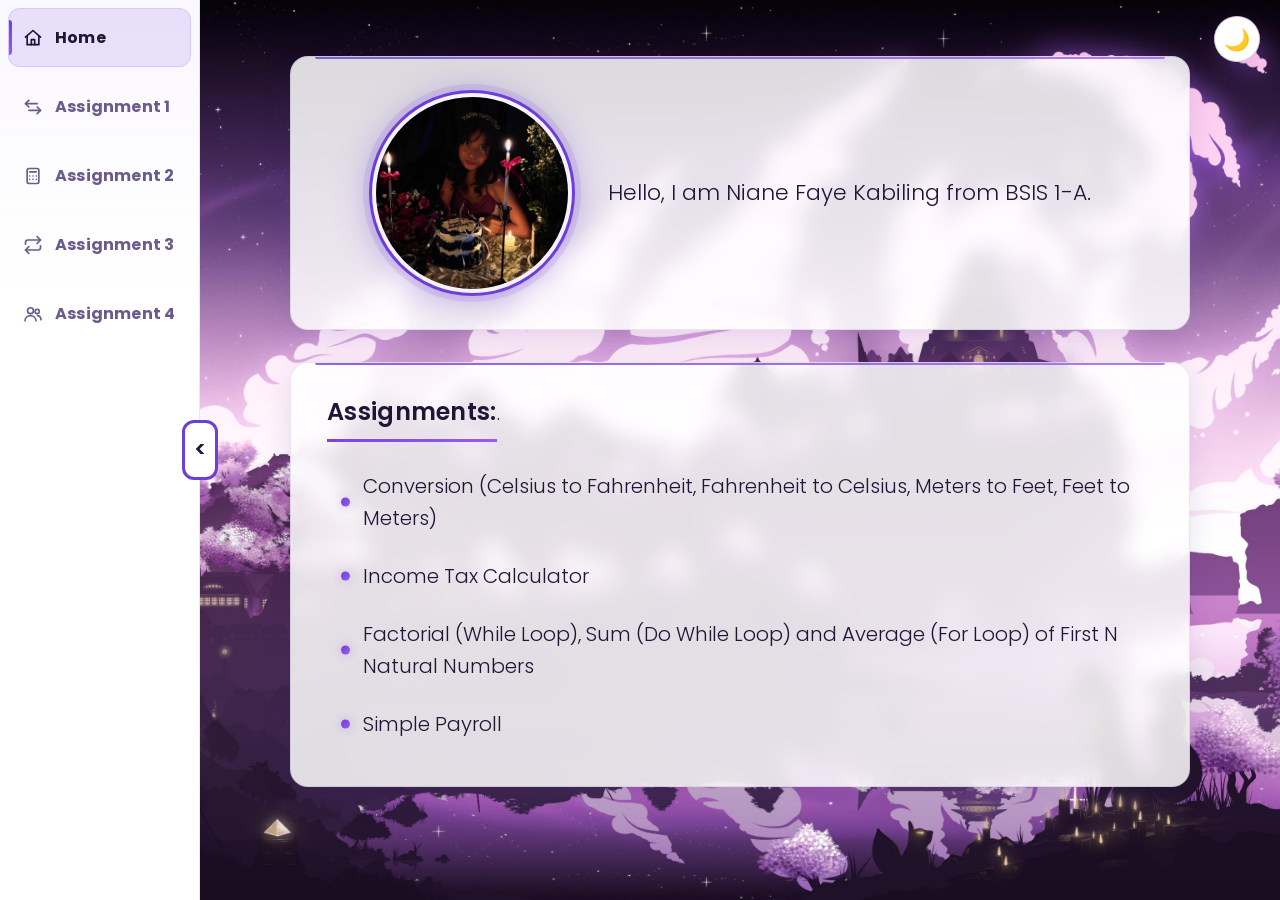
<file: index.html>
<!DOCTYPE html>
<html lang="en">
<head>
    <meta charset="UTF-8">
    <meta name="viewport" content="width=device-width, initial-scale=1">
    <title>Home</title>
    <link rel="icon" type="image/png" href="cookie.png">

    <link rel="preconnect" href="https://fonts.googleapis.com">
    <link rel="preconnect" href="https://fonts.gstatic.com" crossorigin>
    <link href="https://fonts.googleapis.com/css2?family=Poppins:wght@300;400;500;600;700&display=swap" rel="stylesheet">

    <!-- Shared design (colors, sidebar, cards, theme toggle) -->
    <link rel="stylesheet" href="Design.css">
    <script src="theme.js"></script>

    <style>
        /* ================= Collapsible sidebar (same on every page) ================= */
        .Home-Page {
            position: relative;
        }
        .Menu-Bar {
            width: 200px !important;
            padding: 8px !important;
            overflow: hidden !important;
            box-sizing: border-box !important;
            text-align: left !important;
            transition: width 0.3s, padding 0.3s, visibility 0s linear 0s;
        }
        .Home-Page.sidebar-closed .Menu-Bar {
            width: 0 !important;
            padding: 0 !important;
            visibility: hidden;
            transition: width 0.3s, padding 0.3s, visibility 0s linear 0.3s;
        }
        .Menu-bar-buttons {
            display: flex !important;
            flex-direction: column !important;
            align-items: stretch !important;
            justify-content: flex-start !important;
            gap: 10px !important;
            margin: 0 !important;
            width: 100% !important;
        }
        .Menu-bar-buttons button {
            font-size: 16px !important;
            padding: 16px 14px !important;
            width: 100% !important;
            height: auto !important;
            min-width: 0 !important;
            margin: 0 !important;
            box-sizing: border-box !important;
            text-align: left !important;
            white-space: nowrap;
        }

        /* Open / close arrow */
        .Sidebar-Toggle {
            position: absolute;
            top: 50%;
            left: 200px;
            transform: translate(-50%, -50%);
            z-index: 1000;
            width: 36px;
            height: 60px;
            font-family: "Poppins", sans-serif;
            font-size: 22px;
            font-weight: 600;
            line-height: 1;
            color: var(--text);
            background-color: var(--bg-menu);
            border: 3px solid var(--accent);
            border-radius: 12px;
            cursor: pointer;
            transition: left 0.3s, transform 0.3s, background-color 0.15s;
        }
        .Sidebar-Toggle:hover {
            background-color: var(--accent);
            color: var(--on-accent);
        }
        .Home-Page.sidebar-closed .Sidebar-Toggle {
            left: 0;
            transform: translate(0, -50%);
        }

        /* Menu icons */
        .Menu-bar-buttons button {
            display: flex !important;
            align-items: center !important;
            gap: 12px !important;
        }
        .Menu-Icon {
            width: 20px;
            height: 20px;
            flex-shrink: 0;
            fill: none;
            stroke: currentColor;
            stroke-width: 2;
            stroke-linecap: round;
            stroke-linejoin: round;
        }
    </style>
</head>
<body>

    <!-- Light / dark mode toggle -->
    <button class="Theme-Toggle" id="themeToggle" type="button">
        <span class="icon-sun">☀️</span>
        <span class="icon-moon">🌙</span>
    </button>

    <div class="Home-Page" id="homePage">

        <!-- Sidebar -->
        <nav class="Menu-Bar" id="menuBar">
            <div class="Menu-bar-buttons">
                <button type="button" class="active" onclick="location.href='index.html'">
                    <svg class="Menu-Icon" viewBox="0 0 24 24" aria-hidden="true"><path d="M3 11l9-8 9 8"/><path d="M5 10v10h14V10"/><path d="M10 20v-6h4v6"/></svg>
                    <b>Home</b>
                </button>
                <button type="button" onclick="location.href='A1.html'">
                    <svg class="Menu-Icon" viewBox="0 0 24 24" aria-hidden="true"><path d="M7 4L3 8l4 4"/><path d="M3 8h14"/><path d="M17 20l4-4-4-4"/><path d="M21 16H7"/></svg>
                    <b>Assignment 1</b>
                </button>
                <button type="button" onclick="location.href='A2.html'">
                    <svg class="Menu-Icon" viewBox="0 0 24 24" aria-hidden="true"><rect x="5" y="3" width="14" height="18" rx="2"/><path d="M8 7h8"/><path d="M8 12h.01M12 12h.01M16 12h.01M8 16h.01M12 16h.01M16 16h.01"/></svg>
                    <b>Assignment 2</b>
                </button>
                <button type="button" onclick="location.href='A3.html'">
                    <svg class="Menu-Icon" viewBox="0 0 24 24" aria-hidden="true"><path d="M17 2l4 4-4 4"/><path d="M3 11V9a3 3 0 0 1 3-3h15"/><path d="M7 22l-4-4 4-4"/><path d="M21 13v2a3 3 0 0 1-3 3H3"/></svg>
                    <b>Assignment 3</b>
                </button>
                <button type="button" onclick="location.href='A4.html'">
                    <svg class="Menu-Icon" viewBox="0 0 24 24" aria-hidden="true"><circle cx="9" cy="8" r="3.5"/><path d="M2.5 20c0-3.6 2.9-6 6.5-6s6.5 2.4 6.5 6"/><circle cx="17" cy="9" r="2.5"/><path d="M17.5 14c2.4.3 4 2 4 5"/></svg>
                    <b>Assignment 4</b>
                </button>
            </div>
        </nav>

        <!-- Open / close arrow -->
        <button type="button" class="Sidebar-Toggle" id="sidebarToggle" aria-label="Close menu" aria-expanded="true" aria-controls="menuBar">&lt;</button>

        <!-- Content -->
        <main class="Content-Page-Background">
            <div class="Intro">
                <div class="Intro-Picture"></div>
                <p class="Intro-Text">Hello, I am Niane Faye Kabiling from BSIS 1-A.</p>
            </div>
            <div class="Positions">
                <h2 class="Positions-Title">Assignments:</h2>.
                <ul class="Positions-List">
                    <li>Conversion (Celsius to Fahrenheit, Fahrenheit to Celsius, Meters to Feet, Feet to Meters)</li>
                    <li>Income Tax Calculator</li>
                    <li>Factorial (While Loop), Sum (Do While Loop) and Average (For Loop) of First N Natural Numbers</li>
                    <li>Simple Payroll</li>
                </ul>
            </div>
        </main>

    </div>

    <!-- Open / close menu -->
    <script>
        (function () {
            var homePage = document.getElementById("homePage");
            var sidebarToggle = document.getElementById("sidebarToggle");

            sidebarToggle.addEventListener("click", function () {
                var closed = homePage.classList.toggle("sidebar-closed");
                sidebarToggle.innerHTML = closed ? "&gt;" : "&lt;";
                sidebarToggle.setAttribute("aria-expanded", String(!closed));
                sidebarToggle.setAttribute("aria-label", closed ? "Open menu" : "Close menu");
            });
        })();
    </script>

</body>
</html>
</file>
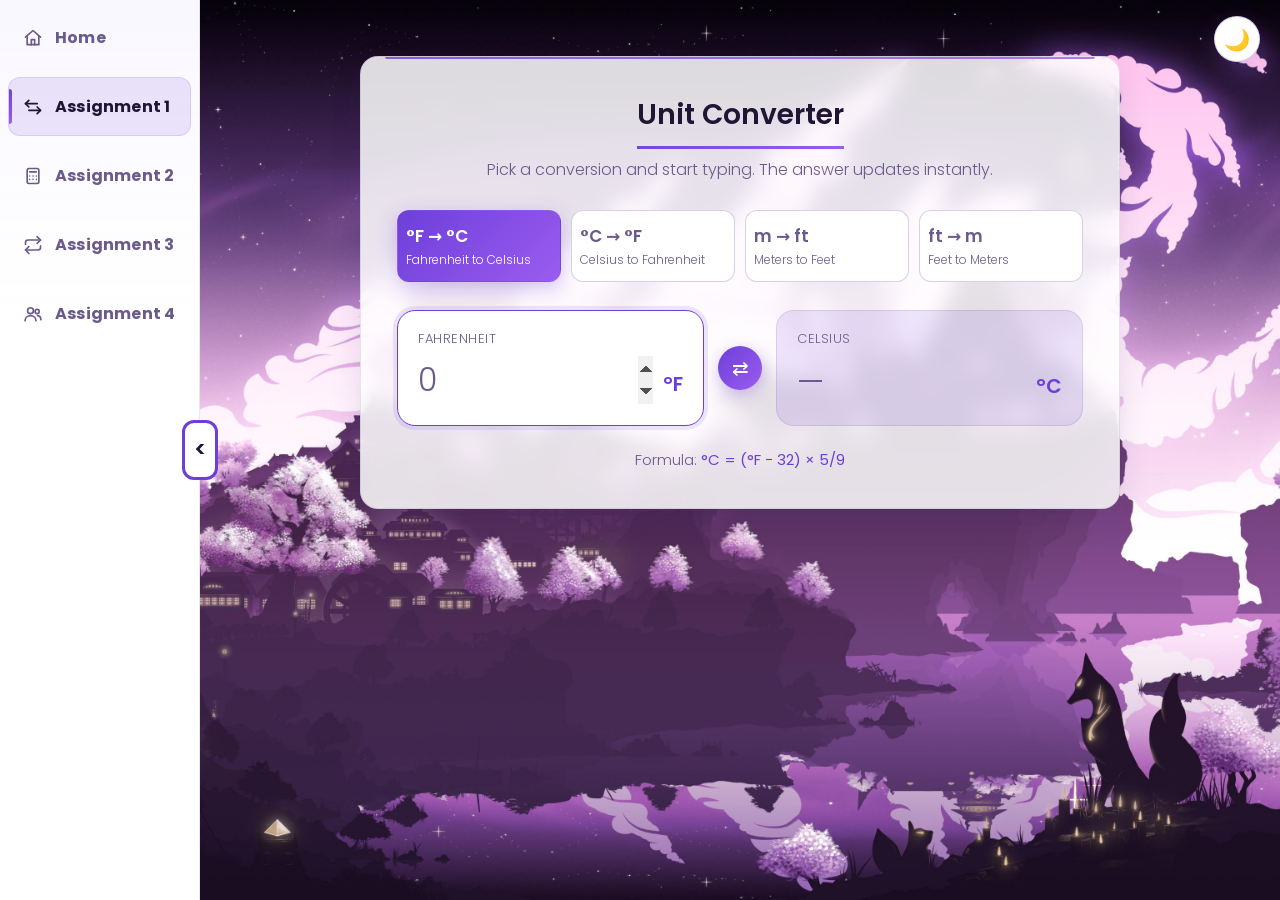
<file: A1.html>
<!DOCTYPE html>
<html lang="en">
<head>
    <meta charset="UTF-8">
    <meta name="viewport" content="width=device-width, initial-scale=1">
    <title>Assignment 1 - Unit Converter</title>
    <link rel="icon" type="image/png" href="cookie.png">

    <link rel="preconnect" href="https://fonts.googleapis.com">
    <link href="https://fonts.googleapis.com/css2?family=Poppins:wght@300;400;500;600;700&display=swap" rel="stylesheet">

    <!-- Shared homepage design (colors, sidebar, cards, theme toggle) -->
    <link rel="stylesheet" href="Design.css">
    <script src="theme.js"></script>

    <style>
        /* ================= Converter ================= */
        .Converter {
            display: block;
            max-width: 760px;
            padding: 36px;
            text-align: center;
        }

        .Converter-Title {
            display: inline-block;
            margin-bottom: 8px;
            padding-bottom: 8px;
            font-size: 28px;
            font-weight: 600;
            border-bottom: 3px solid transparent;
            border-image: var(--gradient) 1;
        }

        .Converter-Subtitle {
            margin-bottom: 28px;
            font-size: 16px;
            font-weight: 300;
            color: var(--text-muted);
        }

        .Chips {
            display: grid;
            grid-template-columns: repeat(4, 1fr);
            gap: 10px;
            margin-bottom: 28px;
        }

        .Chip {
            display: flex;
            flex-direction: column;
            gap: 2px;
            padding: 12px 8px;
            font-family: var(--font-main);
            color: var(--text-muted);
            background-color: var(--bg-menu);
            border: 1px solid var(--border-strong);
            border-radius: var(--radius-sm);
            cursor: pointer;
            transition: background-color var(--ease), color var(--ease),
                        border-color var(--ease), transform var(--ease),
                        box-shadow var(--ease);
        }

        .Chip .chip-units { font-size: 17px; font-weight: 600; }
        .Chip .chip-name  { font-size: 12px; font-weight: 300; }

        .Chip:hover,
        .Chip:focus-visible {
            color: var(--text);
            border-color: var(--accent);
            transform: translateY(-2px);
            outline: none;
        }

        .Chip.selected {
            color: #ffffff;
            background: var(--gradient);
            border-color: transparent;
            box-shadow: 0 6px 20px var(--accent-glow);
        }

        .Converter-Row {
            display: flex;
            align-items: stretch;
            gap: 14px;
        }

        .Panel {
            flex: 1;
            display: flex;
            flex-direction: column;
            gap: 6px;
            min-width: 0;
            padding: 18px 20px;
            text-align: left;
            background-color: var(--bg-menu);
            border: 1px solid var(--border-strong);
            border-radius: var(--radius);
            transition: border-color var(--ease), box-shadow var(--ease);
        }

        .Panel:focus-within {
            border-color: var(--accent);
            box-shadow: 0 0 0 4px var(--accent-soft);
        }

        .Panel-Label {
            font-size: 13px;
            font-weight: 300;
            letter-spacing: 0.5px;
            text-transform: uppercase;
            color: var(--text-muted);
        }

        .Panel-Main {
            display: flex;
            align-items: baseline;
            gap: 10px;
        }

        .Panel input,
        .Panel .Output {
            flex: 1;
            width: 100%;
            min-width: 0;
            font-family: var(--font-main);
            font-size: 32px;
            font-weight: 600;
            color: var(--text);
            background: none;
            border: none;
            outline: none;
            overflow-x: auto;
            white-space: nowrap;
        }

        .Panel input::placeholder { color: var(--text-muted); font-weight: 300; }
        .Panel .Output.empty { color: var(--text-muted); font-weight: 300; }
        .Panel .Output.error { font-size: 18px; color: #ff6b6b; }

        .Panel .Unit {
            flex-shrink: 0;
            font-size: 20px;
            font-weight: 600;
            color: var(--accent);
        }

        .Panel-Result {
            background-color: var(--accent-soft);
            border-color: var(--border);
        }

        .Swap {
            flex-shrink: 0;
            align-self: center;
            display: grid;
            place-items: center;
            width: 44px;
            height: 44px;
            font-size: 20px;
            color: #ffffff;
            background: var(--gradient);
            border: none;
            border-radius: 50%;
            cursor: pointer;
            box-shadow: 0 4px 16px var(--accent-glow);
            transition: transform 0.35s ease, box-shadow var(--ease);
        }

        .Swap:hover,
        .Swap:focus-visible {
            outline: none;
            transform: rotate(180deg) scale(1.08);
            box-shadow: 0 6px 22px var(--accent-glow);
        }

        .Formula {
            margin-top: 22px;
            font-size: 15px;
            font-weight: 300;
            color: var(--text-muted);
        }

        .Formula strong { font-weight: 400; color: var(--accent); }

        @media (max-width: 700px) {
            .Converter { padding: 28px 18px; }
            .Converter-Title { font-size: 24px; }
            .Chips { grid-template-columns: repeat(2, 1fr); }
            .Converter-Row { flex-direction: column; }
            .Swap { transform: rotate(90deg); }
            .Swap:hover,
            .Swap:focus-visible { transform: rotate(270deg) scale(1.08); }
            .Panel input,
            .Panel .Output { font-size: 26px; }
        }

        /* ================= Collapsible sidebar (same as homepage) ================= */
        .Home-Page {
            position: relative;
        }
        .Menu-Bar {
            width: 200px !important;
            padding: 8px !important;
            overflow: hidden !important;
            box-sizing: border-box !important;
            text-align: left !important;
            transition: width 0.3s, padding 0.3s, visibility 0s linear 0s;
        }
        .Home-Page.sidebar-closed .Menu-Bar {
            width: 0 !important;
            padding: 0 !important;
            visibility: hidden;
            transition: width 0.3s, padding 0.3s, visibility 0s linear 0.3s;
        }
        .Menu-bar-buttons {
            display: flex !important;
            flex-direction: column !important;
            align-items: stretch !important;
            justify-content: flex-start !important;
            gap: 10px !important;
            margin: 0 !important;
            width: 100% !important;
        }
        .Menu-bar-buttons button {
            font-size: 16px !important;
            padding: 16px 14px !important;
            width: 100% !important;
            height: auto !important;
            min-width: 0 !important;
            margin: 0 !important;
            box-sizing: border-box !important;
            text-align: left !important;
            white-space: nowrap;
        }

        /* Open / close arrow */
        .Sidebar-Toggle {
            position: absolute;
            top: 50%;
            left: 200px;
            transform: translate(-50%, -50%);
            z-index: 1000;
            width: 36px;
            height: 60px;
            font-family: "Poppins", sans-serif;
            font-size: 22px;
            font-weight: 600;
            line-height: 1;
            color: var(--text);
            background-color: var(--bg-menu);
            border: 3px solid var(--accent);
            border-radius: 12px;
            cursor: pointer;
            transition: left 0.3s, transform 0.3s, background-color 0.15s;
        }
        .Sidebar-Toggle:hover {
            background-color: var(--accent);
            color: var(--on-accent);
        }
        .Home-Page.sidebar-closed .Sidebar-Toggle {
            left: 0;
            transform: translate(0, -50%);
        }

        /* Menu icons */
        .Menu-bar-buttons button {
            display: flex !important;
            align-items: center !important;
            gap: 12px !important;
        }
        .Menu-Icon {
            width: 20px;
            height: 20px;
            flex-shrink: 0;
            fill: none;
            stroke: currentColor;
            stroke-width: 2;
            stroke-linecap: round;
            stroke-linejoin: round;
        }
    </style>
</head>
<body>

    <!-- Light / dark mode toggle -->
    <button class="Theme-Toggle" id="themeToggle" type="button">
        <span class="icon-sun">☀️</span>
        <span class="icon-moon">🌙</span>
    </button>

    <div class="Home-Page" id="homePage">

        <!-- Sidebar -->
        <nav class="Menu-Bar" id="menuBar">
            <div class="Menu-bar-buttons">
                <button type="button" onclick="location.href='index.html'">
                    <svg class="Menu-Icon" viewBox="0 0 24 24" aria-hidden="true"><path d="M3 11l9-8 9 8"/><path d="M5 10v10h14V10"/><path d="M10 20v-6h4v6"/></svg>
                    <b>Home</b>
                </button>
                <button type="button" class="active" onclick="location.href='A1.html'">
                    <svg class="Menu-Icon" viewBox="0 0 24 24" aria-hidden="true"><path d="M7 4L3 8l4 4"/><path d="M3 8h14"/><path d="M17 20l4-4-4-4"/><path d="M21 16H7"/></svg>
                    <b>Assignment 1</b>
                </button>
                <button type="button" onclick="location.href='A2.html'">
                    <svg class="Menu-Icon" viewBox="0 0 24 24" aria-hidden="true"><rect x="5" y="3" width="14" height="18" rx="2"/><path d="M8 7h8"/><path d="M8 12h.01M12 12h.01M16 12h.01M8 16h.01M12 16h.01M16 16h.01"/></svg>
                    <b>Assignment 2</b>
                </button>
                <button type="button" onclick="location.href='A3.html'">
                    <svg class="Menu-Icon" viewBox="0 0 24 24" aria-hidden="true"><path d="M17 2l4 4-4 4"/><path d="M3 11V9a3 3 0 0 1 3-3h15"/><path d="M7 22l-4-4 4-4"/><path d="M21 13v2a3 3 0 0 1-3 3H3"/></svg>
                    <b>Assignment 3</b>
                </button>
                <button type="button" onclick="location.href='A4.html'">
                    <svg class="Menu-Icon" viewBox="0 0 24 24" aria-hidden="true"><circle cx="9" cy="8" r="3.5"/><path d="M2.5 20c0-3.6 2.9-6 6.5-6s6.5 2.4 6.5 6"/><circle cx="17" cy="9" r="2.5"/><path d="M17.5 14c2.4.3 4 2 4 5"/></svg>
                    <b>Assignment 4</b>
                </button>
            </div>
        </nav>

        <!-- Open / close arrow -->
        <button type="button" class="Sidebar-Toggle" id="sidebarToggle" aria-label="Close menu" aria-expanded="true" aria-controls="menuBar">&lt;</button>

        <!-- Content -->
        <main class="Content-Page-Background">
            <section class="Intro Converter">
                <h1 class="Converter-Title">Unit Converter</h1>
                <p class="Converter-Subtitle">Pick a conversion and start typing. The answer updates instantly.</p>

                <!-- Conversion picker -->
                <div class="Chips" role="radiogroup" aria-label="Conversion type">
                    <button type="button" class="Chip selected" data-key="1" role="radio" aria-checked="true">
                        <span class="chip-units">°F → °C</span>
                        <span class="chip-name">Fahrenheit to Celsius</span>
                    </button>
                    <button type="button" class="Chip" data-key="2" role="radio" aria-checked="false">
                        <span class="chip-units">°C → °F</span>
                        <span class="chip-name">Celsius to Fahrenheit</span>
                    </button>
                    <button type="button" class="Chip" data-key="3" role="radio" aria-checked="false">
                        <span class="chip-units">m → ft</span>
                        <span class="chip-name">Meters to Feet</span>
                    </button>
                    <button type="button" class="Chip" data-key="4" role="radio" aria-checked="false">
                        <span class="chip-units">ft → m</span>
                        <span class="chip-name">Feet to Meters</span>
                    </button>
                </div>

                <!-- From / To -->
                <div class="Converter-Row">
                    <div class="Panel">
                        <label class="Panel-Label" for="value" id="fromLabel">Fahrenheit</label>
                        <div class="Panel-Main">
                            <input type="number" id="value" step="any" placeholder="0" autofocus>
                            <span class="Unit" id="fromUnit">°F</span>
                        </div>
                    </div>

                    <button type="button" class="Swap" id="swapBtn" title="Swap conversion" aria-label="Swap conversion">⇄</button>

                    <div class="Panel Panel-Result">
                        <span class="Panel-Label" id="toLabel">Celsius</span>
                        <div class="Panel-Main" aria-live="polite">
                            <span class="Output empty" id="result">—</span>
                            <span class="Unit" id="toUnit">°C</span>
                        </div>
                    </div>
                </div>

                <p class="Formula" id="formula"></p>
            </section>
        </main>

    </div>

    <!-- Open / close menu (runs first, independent of the converter) -->
    <script>
        (function () {
            var homePage = document.getElementById("homePage");
            var sidebarToggle = document.getElementById("sidebarToggle");

            sidebarToggle.addEventListener("click", function () {
                var closed = homePage.classList.toggle("sidebar-closed");
                sidebarToggle.innerHTML = closed ? "&gt;" : "&lt;";
                sidebarToggle.setAttribute("aria-expanded", String(!closed));
                sidebarToggle.setAttribute("aria-label", closed ? "Open menu" : "Close menu");
            });
        })();
    </script>

    <!-- Converter -->
    <script>
        var conversions = {
            "1": { fromName: "Fahrenheit", toName: "Celsius",    from: "°F", to: "°C",
                   formula: "°C = (°F − 32) × 5/9",
                   fn: function (v) { return (v - 32) * 5 / 9; },  reverse: "2" },
            "2": { fromName: "Celsius",    toName: "Fahrenheit", from: "°C", to: "°F",
                   formula: "°F = (°C × 9/5) + 32",
                   fn: function (v) { return (v * 9 / 5) + 32; },  reverse: "1" },
            "3": { fromName: "Meters",     toName: "Feet",       from: "m",  to: "ft",
                   formula: "ft = m × 3.28084",
                   fn: function (v) { return v * 3.28084; },       reverse: "4" },
            "4": { fromName: "Feet",       toName: "Meters",     from: "ft", to: "m",
                   formula: "m = ft ÷ 3.28084",
                   fn: function (v) { return v / 3.28084; },       reverse: "3" }
        };

        var current = "1";
        var chips    = document.querySelectorAll(".Chip");
        var input    = document.getElementById("value");
        var result   = document.getElementById("result");
        var swapBtn  = document.getElementById("swapBtn");

        function getAnswer() {
            if (input.validity.badInput) { return "bad"; }
            var raw = input.value.trim();
            if (raw === "" || isNaN(Number(raw))) { return null; }
            return conversions[current].fn(Number(raw));
        }

        function update() {
            var answer = getAnswer();
            result.classList.remove("empty", "error");

            if (answer === null) {
                result.textContent = "—";
                result.classList.add("empty");
            } else if (answer === "bad") {
                result.textContent = "Invalid number";
                result.classList.add("error");
            } else {
                result.textContent = answer.toFixed(2);
            }
        }

        function setConversion(key) {
            current = key;
            var c = conversions[key];

            document.getElementById("fromLabel").textContent = c.fromName;
            document.getElementById("toLabel").textContent   = c.toName;
            document.getElementById("fromUnit").textContent  = c.from;
            document.getElementById("toUnit").textContent    = c.to;
            document.getElementById("formula").innerHTML     = "Formula: <strong>" + c.formula + "</strong>";

            chips.forEach(function (chip) {
                var on = chip.dataset.key === key;
                chip.classList.toggle("selected", on);
                chip.setAttribute("aria-checked", on ? "true" : "false");
            });

            update();
        }

        input.addEventListener("input", update);

        chips.forEach(function (chip) {
            chip.addEventListener("click", function () {
                setConversion(chip.dataset.key);
                input.focus();
            });
        });

        swapBtn.addEventListener("click", function () {
            var answer = getAnswer();
            var next = conversions[current].reverse;

            if (typeof answer === "number") {
                input.value = answer.toFixed(2);
            }
            setConversion(next);
            input.focus();
        });

        setConversion("1");
    </script>

</body>
</html>
</file>
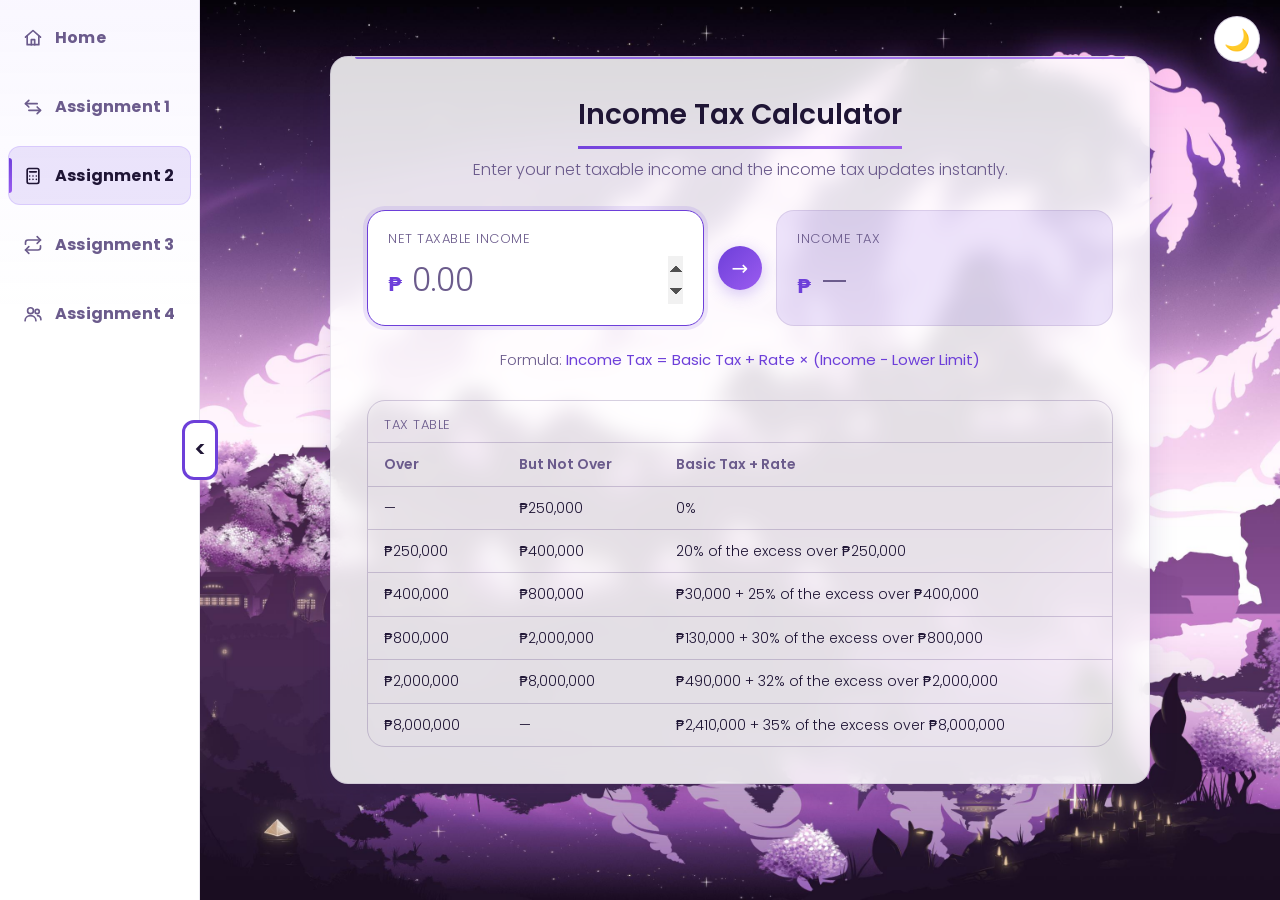
<file: A2.html>
<!DOCTYPE html>
<html lang="en">
<head>
    <meta charset="UTF-8">
    <meta name="viewport" content="width=device-width, initial-scale=1">
    <title>Assignment 2 - Income Tax Calculator</title>
    <link rel="icon" type="image/png" href="cookie.png">

    <link rel="preconnect" href="https://fonts.googleapis.com">
    <link href="https://fonts.googleapis.com/css2?family=Poppins:wght@300;400;500;600;700&display=swap" rel="stylesheet">

    <!-- Shared homepage design (colors, sidebar, cards, theme toggle) -->
    <link rel="stylesheet" href="Design.css">
    <script src="theme.js"></script>

    <style>
        /* ================= Tax Calculator ================= */
        .Tax {
            display: block;
            max-width: 820px;
            padding: 36px;
            text-align: center;
        }

        .Tax-Title {
            display: inline-block;
            margin-bottom: 8px;
            padding-bottom: 8px;
            font-size: 28px;
            font-weight: 600;
            border-bottom: 3px solid transparent;
            border-image: var(--gradient) 1;
        }

        .Tax-Subtitle {
            margin-bottom: 28px;
            font-size: 16px;
            font-weight: 300;
            color: var(--text-muted);
        }

        .Tax-Row {
            display: flex;
            align-items: stretch;
            gap: 14px;
        }

        .Panel {
            flex: 1;
            display: flex;
            flex-direction: column;
            gap: 6px;
            min-width: 0;
            padding: 18px 20px;
            text-align: left;
            background-color: var(--bg-menu);
            border: 1px solid var(--border-strong);
            border-radius: var(--radius);
            transition: border-color var(--ease), box-shadow var(--ease);
        }

        .Panel:focus-within {
            border-color: var(--accent);
            box-shadow: 0 0 0 4px var(--accent-soft);
        }

        .Panel-Label {
            font-size: 13px;
            font-weight: 300;
            letter-spacing: 0.5px;
            text-transform: uppercase;
            color: var(--text-muted);
        }

        .Panel-Main {
            display: flex;
            align-items: baseline;
            gap: 10px;
        }

        .Panel input,
        .Panel .Output {
            flex: 1;
            width: 100%;
            min-width: 0;
            font-family: var(--font-main);
            font-size: 32px;
            font-weight: 600;
            color: var(--text);
            background: none;
            border: none;
            outline: none;
            overflow-x: auto;
            white-space: nowrap;
        }

        .Panel input::placeholder { color: var(--text-muted); font-weight: 300; }
        .Panel .Output.empty { color: var(--text-muted); font-weight: 300; }
        .Panel .Output.error { font-size: 18px; color: #ff6b6b; }

        .Panel .Unit {
            flex-shrink: 0;
            font-size: 20px;
            font-weight: 600;
            color: var(--accent);
        }

        .Panel-Result {
            background-color: var(--accent-soft);
            border-color: var(--border);
        }

        .Arrow {
            flex-shrink: 0;
            align-self: center;
            display: grid;
            place-items: center;
            width: 44px;
            height: 44px;
            font-size: 20px;
            color: #ffffff;
            background: var(--gradient);
            border-radius: 50%;
            box-shadow: 0 4px 16px var(--accent-glow);
        }

        .Formula {
            margin-top: 22px;
            font-size: 15px;
            font-weight: 300;
            color: var(--text-muted);
        }

        .Formula strong { font-weight: 400; color: var(--accent); }

        /* ----- Tax table ----- */
        .Table-Wrap {
            margin-top: 28px;
            overflow-x: auto;
            border: 1px solid var(--border-strong);
            border-radius: var(--radius);
        }

        .Tax-Table {
            width: 100%;
            border-collapse: collapse;
            font-family: var(--font-main);
            font-size: 14px;
            text-align: left;
            color: var(--text);
        }

        .Tax-Table caption {
            padding: 14px 16px 6px;
            font-size: 13px;
            font-weight: 300;
            letter-spacing: 0.5px;
            text-transform: uppercase;
            text-align: left;
            color: var(--text-muted);
        }

        .Tax-Table th,
        .Tax-Table td {
            padding: 10px 16px;
            white-space: nowrap;
            border-top: 1px solid var(--border-strong);
        }

        .Tax-Table th {
            font-weight: 600;
            color: var(--text-muted);
        }

        .Tax-Table td { font-weight: 300; }

        .Tax-Table tbody tr {
            transition: background-color var(--ease);
        }

        .Tax-Table tbody tr.active {
            background-color: var(--accent-soft);
        }

        .Tax-Table tbody tr.active td {
            font-weight: 600;
            color: var(--accent);
        }

        @media (max-width: 700px) {
            .Tax { padding: 28px 18px; }
            .Tax-Title { font-size: 24px; }
            .Tax-Row { flex-direction: column; }
            .Arrow { transform: rotate(90deg); }
            .Panel input,
            .Panel .Output { font-size: 26px; }
        }

        /* ================= Collapsible sidebar (same as homepage) ================= */
        .Home-Page {
            position: relative;
        }
        .Menu-Bar {
            width: 200px !important;
            padding: 8px !important;
            overflow: hidden !important;
            box-sizing: border-box !important;
            text-align: left !important;
            transition: width 0.3s, padding 0.3s, visibility 0s linear 0s;
        }
        .Home-Page.sidebar-closed .Menu-Bar {
            width: 0 !important;
            padding: 0 !important;
            visibility: hidden;
            transition: width 0.3s, padding 0.3s, visibility 0s linear 0.3s;
        }
        .Menu-bar-buttons {
            display: flex !important;
            flex-direction: column !important;
            align-items: stretch !important;
            justify-content: flex-start !important;
            gap: 10px !important;
            margin: 0 !important;
            width: 100% !important;
        }
        .Menu-bar-buttons button {
            font-size: 16px !important;
            padding: 16px 14px !important;
            width: 100% !important;
            height: auto !important;
            min-width: 0 !important;
            margin: 0 !important;
            box-sizing: border-box !important;
            text-align: left !important;
            white-space: nowrap;
        }

        /* Open / close arrow */
        .Sidebar-Toggle {
            position: absolute;
            top: 50%;
            left: 200px;
            transform: translate(-50%, -50%);
            z-index: 1000;
            width: 36px;
            height: 60px;
            font-family: "Poppins", sans-serif;
            font-size: 22px;
            font-weight: 600;
            line-height: 1;
            color: var(--text);
            background-color: var(--bg-menu);
            border: 3px solid var(--accent);
            border-radius: 12px;
            cursor: pointer;
            transition: left 0.3s, transform 0.3s, background-color 0.15s;
        }
        .Sidebar-Toggle:hover {
            background-color: var(--accent);
            color: var(--on-accent);
        }
        .Home-Page.sidebar-closed .Sidebar-Toggle {
            left: 0;
            transform: translate(0, -50%);
        }
                /* Menu icons */
        .Menu-bar-buttons button {
            display: flex !important;
            align-items: center !important;
            gap: 12px !important;
        }
        .Menu-Icon {
            width: 20px;
            height: 20px;
            flex-shrink: 0;
            fill: none;
            stroke: currentColor;
            stroke-width: 2;
            stroke-linecap: round;
            stroke-linejoin: round;
        }
    </style>
</head>
<body>

    <!-- Light / dark mode toggle -->
    <button class="Theme-Toggle" id="themeToggle" type="button">
        <span class="icon-sun">☀️</span>
        <span class="icon-moon">🌙</span>
    </button>

    <div class="Home-Page" id="homePage">

        <!-- Sidebar -->
        <nav class="Menu-Bar" id="menuBar">
            <div class="Menu-bar-buttons">
                <button type="button" onclick="location.href='index.html'">
                    <svg class="Menu-Icon" viewBox="0 0 24 24" aria-hidden="true"><path d="M3 11l9-8 9 8"/><path d="M5 10v10h14V10"/><path d="M10 20v-6h4v6"/></svg>
                    <b>Home</b>
                </button>
                <button type="button" onclick="location.href='A1.html'">
                    <svg class="Menu-Icon" viewBox="0 0 24 24" aria-hidden="true"><path d="M7 4L3 8l4 4"/><path d="M3 8h14"/><path d="M17 20l4-4-4-4"/><path d="M21 16H7"/></svg>
                    <b>Assignment 1</b>
                </button>
                <button type="button" class="active" onclick="location.href='A2.html'">
                    <svg class="Menu-Icon" viewBox="0 0 24 24" aria-hidden="true"><rect x="5" y="3" width="14" height="18" rx="2"/><path d="M8 7h8"/><path d="M8 12h.01M12 12h.01M16 12h.01M8 16h.01M12 16h.01M16 16h.01"/></svg>
                    <b>Assignment 2</b>
                </button>
                <button type="button" onclick="location.href='A3.html'">
                    <svg class="Menu-Icon" viewBox="0 0 24 24" aria-hidden="true"><path d="M17 2l4 4-4 4"/><path d="M3 11V9a3 3 0 0 1 3-3h15"/><path d="M7 22l-4-4 4-4"/><path d="M21 13v2a3 3 0 0 1-3 3H3"/></svg>
                    <b>Assignment 3</b>
                </button>
                <button type="button" onclick="location.href='A4.html'">
                    <svg class="Menu-Icon" viewBox="0 0 24 24" aria-hidden="true"><circle cx="9" cy="8" r="3.5"/><path d="M2.5 20c0-3.6 2.9-6 6.5-6s6.5 2.4 6.5 6"/><circle cx="17" cy="9" r="2.5"/><path d="M17.5 14c2.4.3 4 2 4 5"/></svg>
                    <b>Assignment 4</b>
                </button>
            </div>
        </nav>

        <!-- Open / close arrow -->
        <button type="button" class="Sidebar-Toggle" id="sidebarToggle" aria-label="Close menu" aria-expanded="true" aria-controls="menuBar">&lt;</button>

        <!-- Content -->
        <main class="Content-Page-Background">
            <section class="Intro Tax">
                <h1 class="Tax-Title">Income Tax Calculator</h1>
                <p class="Tax-Subtitle">Enter your net taxable income and the income tax updates instantly.</p>

                <!-- Input / Output -->
                <div class="Tax-Row">
                    <div class="Panel">
                        <label class="Panel-Label" for="income">Net Taxable Income</label>
                        <div class="Panel-Main">
                            <span class="Unit">₱</span>
                            <input type="number" id="income" step="any" min="0" placeholder="0.00" autofocus>
                        </div>
                    </div>

                    <div class="Arrow" aria-hidden="true">→</div>

                    <div class="Panel Panel-Result">
                        <span class="Panel-Label">Income Tax</span>
                        <div class="Panel-Main" aria-live="polite">
                            <span class="Unit">₱</span>
                            <span class="Output empty" id="result">—</span>
                        </div>
                    </div>
                </div>

                <p class="Formula" id="formula">Formula: <strong>Income Tax = Basic Tax + Rate × (Income − Lower Limit)</strong></p>

                <!-- Tax table -->
                <div class="Table-Wrap">
                    <table class="Tax-Table">
                        <caption>Tax table</caption>
                        <thead>
                            <tr>
                                <th>Over</th>
                                <th>But Not Over</th>
                                <th>Basic Tax + Rate</th>
                            </tr>
                        </thead>
                        <tbody id="taxTable">
                            <tr data-row="0">
                                <td>—</td>
                                <td>₱250,000</td>
                                <td>0%</td>
                            </tr>
                            <tr data-row="1">
                                <td>₱250,000</td>
                                <td>₱400,000</td>
                                <td>20% of the excess over ₱250,000</td>
                            </tr>
                            <tr data-row="2">
                                <td>₱400,000</td>
                                <td>₱800,000</td>
                                <td>₱30,000 + 25% of the excess over ₱400,000</td>
                            </tr>
                            <tr data-row="3">
                                <td>₱800,000</td>
                                <td>₱2,000,000</td>
                                <td>₱130,000 + 30% of the excess over ₱800,000</td>
                            </tr>
                            <tr data-row="4">
                                <td>₱2,000,000</td>
                                <td>₱8,000,000</td>
                                <td>₱490,000 + 32% of the excess over ₱2,000,000</td>
                            </tr>
                            <tr data-row="5">
                                <td>₱8,000,000</td>
                                <td>—</td>
                                <td>₱2,410,000 + 35% of the excess over ₱8,000,000</td>
                            </tr>
                        </tbody>
                    </table>
                </div>
            </section>
        </main>

    </div>

    <!-- Open / close menu (runs first, independent of the calculator) -->
    <script>
        (function () {
            var homePage = document.getElementById("homePage");
            var sidebarToggle = document.getElementById("sidebarToggle");

            sidebarToggle.addEventListener("click", function () {
                var closed = homePage.classList.toggle("sidebar-closed");
                sidebarToggle.innerHTML = closed ? "&gt;" : "&lt;";
                sidebarToggle.setAttribute("aria-expanded", String(!closed));
                sidebarToggle.setAttribute("aria-label", closed ? "Open menu" : "Close menu");
            });
        })();
    </script>

    <!-- Tax calculator -->
    <script>
        // Each bracket: lower limit, upper limit, basic tax, rate on the excess
        var brackets = [
            { over: 0,       upTo: 250000,   basic: 0,       rate: 0.00 },
            { over: 250000,  upTo: 400000,   basic: 0,       rate: 0.20 },
            { over: 400000,  upTo: 800000,   basic: 30000,   rate: 0.25 },
            { over: 800000,  upTo: 2000000,  basic: 130000,  rate: 0.30 },
            { over: 2000000, upTo: 8000000,  basic: 490000,  rate: 0.32 },
            { over: 8000000, upTo: Infinity, basic: 2410000, rate: 0.35 }
        ];

        var input   = document.getElementById("income");
        var result  = document.getElementById("result");
        var formula = document.getElementById("formula");
        var rows    = document.querySelectorAll("#taxTable tr");

        function peso(n) {
            return n.toLocaleString("en-US", { minimumFractionDigits: 2, maximumFractionDigits: 2 });
        }

        // Finds the bracket the income falls in
        function findBracket(income) {
            for (var i = 0; i < brackets.length; i++) {
                if (income <= brackets[i].upTo) { return i; }
            }
            return brackets.length - 1;
        }

        function highlight(index) {
            rows.forEach(function (row, i) {
                row.classList.toggle("active", i === index);
            });
        }

        function showMessage(text, isError) {
            result.textContent = text;
            result.classList.remove("empty", "error");
            result.classList.add(isError ? "error" : "empty");
            highlight(-1);
            formula.innerHTML = "Formula: <strong>Income Tax = Basic Tax + Rate × (Income − Lower Limit)</strong>";
        }

        // Runs on every keystroke, so no Compute button is needed
        function update() {
            if (input.validity.badInput) {
                showMessage("Invalid number", true);
                return;
            }

            var raw = input.value.trim();
            if (raw === "" || isNaN(Number(raw))) {
                showMessage("—", false);
                return;
            }

            var income = Number(raw);
            if (income < 0) {
                showMessage("Income cannot be negative", true);
                return;
            }

            var i = findBracket(income);
            var b = brackets[i];
            var tax = b.basic + b.rate * (income - b.over);

            result.classList.remove("empty", "error");
            result.textContent = peso(tax);
            highlight(i);

            if (i === 0) {
                formula.innerHTML = "Income is within the first bracket: <strong>₱0.00 tax</strong>";
            } else {
                formula.innerHTML = "Formula: <strong>₱" + peso(b.basic) + " + " + (b.rate * 100) +
                                    "% × (₱" + peso(income) + " − ₱" + peso(b.over) + ")</strong>";
            }
        }

        input.addEventListener("input", update);
        update();
    </script>

</body>
</html>
</file>
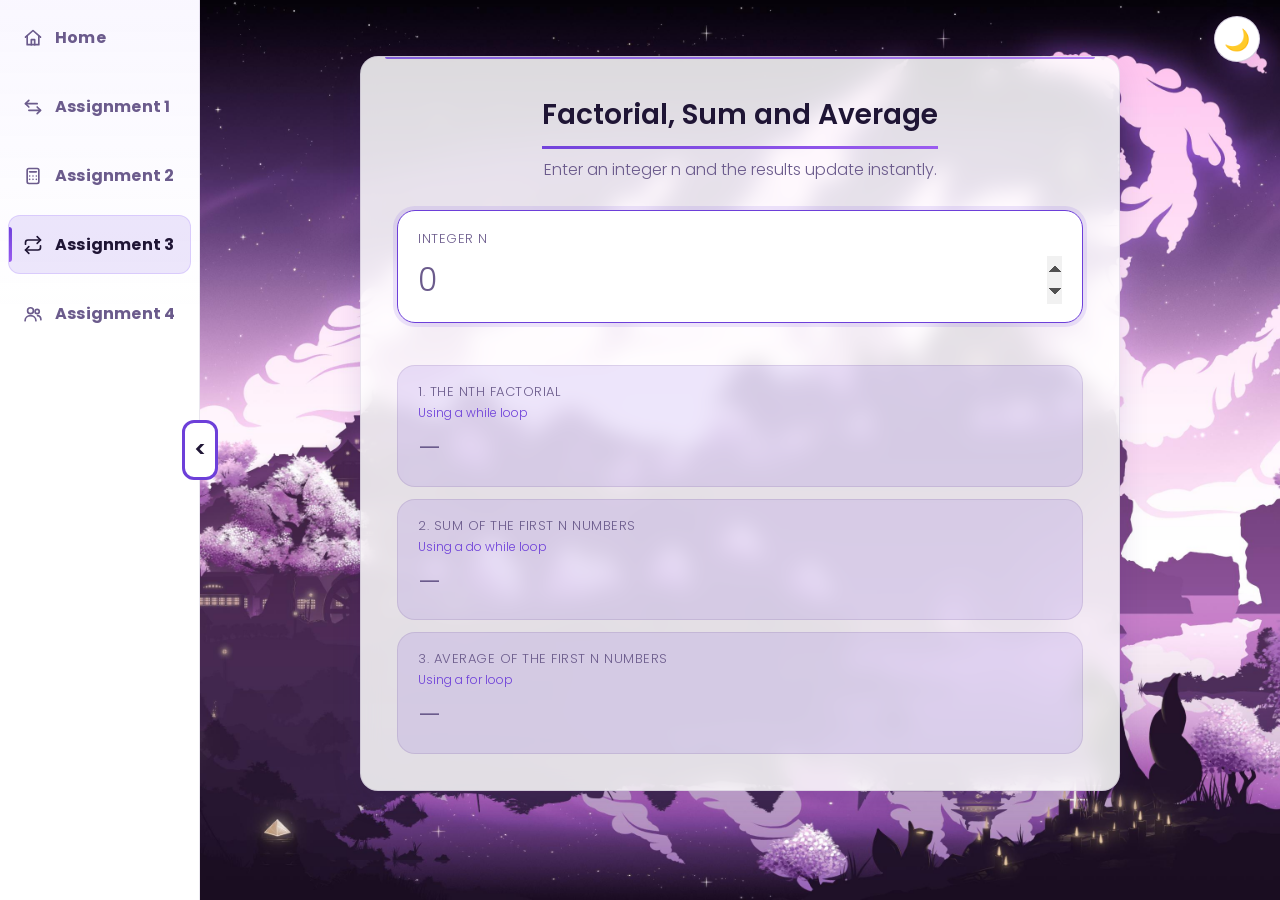
<file: A3.html>
<!DOCTYPE html>
<html lang="en">
<head>
    <meta charset="UTF-8">
    <meta name="viewport" content="width=device-width, initial-scale=1">
    <title>Assignment 3 - Loops</title>
    <link rel="icon" type="image/png" href="cookie.png">

    <link rel="preconnect" href="https://fonts.googleapis.com">
    <link href="https://fonts.googleapis.com/css2?family=Poppins:wght@300;400;500;600;700&display=swap" rel="stylesheet">

    <!-- Shared homepage design (colors, sidebar, cards, theme toggle) -->
    <link rel="stylesheet" href="Design.css">
    <script src="theme.js"></script>

    <style>
        /* ================= Loops page ================= */
        .Loops {
            display: block;
            max-width: 760px;
            padding: 36px;
            text-align: center;
        }

        .Loops-Title {
            display: inline-block;
            margin-bottom: 8px;
            padding-bottom: 8px;
            font-size: 28px;
            font-weight: 600;
            border-bottom: 3px solid transparent;
            border-image: var(--gradient) 1;
        }

        .Loops-Subtitle {
            margin-bottom: 28px;
            font-size: 16px;
            font-weight: 300;
            color: var(--text-muted);
        }

        .Panel {
            display: flex;
            flex-direction: column;
            gap: 6px;
            min-width: 0;
            padding: 18px 20px;
            text-align: left;
            background-color: var(--bg-menu);
            border: 1px solid var(--border-strong);
            border-radius: var(--radius);
            transition: border-color var(--ease), box-shadow var(--ease);
        }

        .Panel:focus-within {
            border-color: var(--accent);
            box-shadow: 0 0 0 4px var(--accent-soft);
        }

        .Panel-Label {
            font-size: 13px;
            font-weight: 300;
            letter-spacing: 0.5px;
            text-transform: uppercase;
            color: var(--text-muted);
        }

        .Panel input {
            width: 100%;
            min-width: 0;
            font-family: var(--font-main);
            font-size: 32px;
            font-weight: 600;
            color: var(--text);
            background: none;
            border: none;
            outline: none;
        }

        .Panel input::placeholder { color: var(--text-muted); font-weight: 300; }

        .Message {
            min-height: 22px;
            margin-top: 12px;
            font-size: 15px;
            color: #ff6b6b;
        }

        /* ----- Result cards ----- */
        .Results {
            display: grid;
            grid-template-columns: 1fr;
            gap: 12px;
            margin-top: 8px;
        }

        .Result-Card {
            padding: 16px 20px;
            text-align: left;
            background-color: var(--accent-soft);
            border: 1px solid var(--border);
            border-radius: var(--radius);
        }

        .Result-Label {
            font-size: 13px;
            font-weight: 300;
            letter-spacing: 0.5px;
            text-transform: uppercase;
            color: var(--text-muted);
        }

        .Result-Loop {
            font-size: 12px;
            font-weight: 300;
            color: var(--accent);
        }

        .Result-Value {
            margin-top: 6px;
            font-size: 26px;
            font-weight: 600;
            color: var(--text);
            word-break: break-all;
            max-height: 160px;
            overflow-y: auto;
        }

        .Result-Value.empty {
            font-weight: 300;
            color: var(--text-muted);
        }

        @media (max-width: 700px) {
            .Loops { padding: 28px 18px; }
            .Loops-Title { font-size: 24px; }
            .Panel input { font-size: 26px; }
            .Result-Value { font-size: 22px; }
        }

        /* ================= Collapsible sidebar (same as homepage) ================= */
        .Home-Page {
            position: relative;
        }
        .Menu-Bar {
            width: 200px !important;
            padding: 8px !important;
            overflow: hidden !important;
            box-sizing: border-box !important;
            text-align: left !important;
            transition: width 0.3s, padding 0.3s, visibility 0s linear 0s;
        }
        .Home-Page.sidebar-closed .Menu-Bar {
            width: 0 !important;
            padding: 0 !important;
            visibility: hidden;
            transition: width 0.3s, padding 0.3s, visibility 0s linear 0.3s;
        }
        .Menu-bar-buttons {
            display: flex !important;
            flex-direction: column !important;
            align-items: stretch !important;
            justify-content: flex-start !important;
            gap: 10px !important;
            margin: 0 !important;
            width: 100% !important;
        }
        .Menu-bar-buttons button {
            font-size: 16px !important;
            padding: 16px 14px !important;
            width: 100% !important;
            height: auto !important;
            min-width: 0 !important;
            margin: 0 !important;
            box-sizing: border-box !important;
            text-align: left !important;
            white-space: nowrap;
        }

        /* Open / close arrow */
        .Sidebar-Toggle {
            position: absolute;
            top: 50%;
            left: 200px;
            transform: translate(-50%, -50%);
            z-index: 1000;
            width: 36px;
            height: 60px;
            font-family: "Poppins", sans-serif;
            font-size: 22px;
            font-weight: 600;
            line-height: 1;
            color: var(--text);
            background-color: var(--bg-menu);
            border: 3px solid var(--accent);
            border-radius: 12px;
            cursor: pointer;
            transition: left 0.3s, transform 0.3s, background-color 0.15s;
        }
        .Sidebar-Toggle:hover {
            background-color: var(--accent);
            color: var(--on-accent);
        }
        .Home-Page.sidebar-closed .Sidebar-Toggle {
            left: 0;
            transform: translate(0, -50%);
        }
        /* Menu icons */
        .Menu-bar-buttons button {
            display: flex !important;
            align-items: center !important;
            gap: 12px !important;
        }
        .Menu-Icon {
            width: 20px;
            height: 20px;
            flex-shrink: 0;
            fill: none;
            stroke: currentColor;
            stroke-width: 2;
            stroke-linecap: round;
            stroke-linejoin: round;
        }
    </style>
</head>
<body>

    <!-- Light / dark mode toggle -->
    <button class="Theme-Toggle" id="themeToggle" type="button">
        <span class="icon-sun">☀️</span>
        <span class="icon-moon">🌙</span>
    </button>

    <div class="Home-Page" id="homePage">

        <!-- Sidebar -->
        <nav class="Menu-Bar" id="menuBar">
            <div class="Menu-bar-buttons">
                <button type="button" onclick="location.href='index.html'">
                    <svg class="Menu-Icon" viewBox="0 0 24 24" aria-hidden="true"><path d="M3 11l9-8 9 8"/><path d="M5 10v10h14V10"/><path d="M10 20v-6h4v6"/></svg>
                    <b>Home</b>
                </button>
                <button type="button" onclick="location.href='A1.html'">
                    <svg class="Menu-Icon" viewBox="0 0 24 24" aria-hidden="true"><path d="M7 4L3 8l4 4"/><path d="M3 8h14"/><path d="M17 20l4-4-4-4"/><path d="M21 16H7"/></svg>
                    <b>Assignment 1</b>
                </button>
                <button type="button" onclick="location.href='A2.html'">
                    <svg class="Menu-Icon" viewBox="0 0 24 24" aria-hidden="true"><rect x="5" y="3" width="14" height="18" rx="2"/><path d="M8 7h8"/><path d="M8 12h.01M12 12h.01M16 12h.01M8 16h.01M12 16h.01M16 16h.01"/></svg>
                    <b>Assignment 2</b>
                </button>
                <button type="button" class="active" onclick="location.href='A3.html'">
                    <svg class="Menu-Icon" viewBox="0 0 24 24" aria-hidden="true"><path d="M17 2l4 4-4 4"/><path d="M3 11V9a3 3 0 0 1 3-3h15"/><path d="M7 22l-4-4 4-4"/><path d="M21 13v2a3 3 0 0 1-3 3H3"/></svg>
                    <b>Assignment 3</b>
                </button>
                <button type="button" onclick="location.href='A4.html'">
                    <svg class="Menu-Icon" viewBox="0 0 24 24" aria-hidden="true"><circle cx="9" cy="8" r="3.5"/><path d="M2.5 20c0-3.6 2.9-6 6.5-6s6.5 2.4 6.5 6"/><circle cx="17" cy="9" r="2.5"/><path d="M17.5 14c2.4.3 4 2 4 5"/></svg>
                    <b>Assignment 4</b>
                </button>
            </div>
        </nav>

        <!-- Open / close arrow -->
        <button type="button" class="Sidebar-Toggle" id="sidebarToggle" aria-label="Close menu" aria-expanded="true" aria-controls="menuBar">&lt;</button>

        <!-- Content -->
        <main class="Content-Page-Background">
            <section class="Intro Loops">
                <h1 class="Loops-Title">Factorial, Sum and Average</h1>
                <p class="Loops-Subtitle">Enter an integer n and the results update instantly.</p>

                <!-- Input -->
                <div class="Panel">
                    <label class="Panel-Label" for="nValue">Integer n</label>
                    <input type="number" id="nValue" step="1" min="1" placeholder="0" autofocus>
                </div>

                <p class="Message" id="message" aria-live="polite"></p>

                <!-- Results -->
                <div class="Results" aria-live="polite">
                    <div class="Result-Card">
                        <div class="Result-Label">1. The nth factorial</div>
                        <div class="Result-Loop">Using a while loop</div>
                        <div class="Result-Value empty" id="factResult">—</div>
                    </div>
                    <div class="Result-Card">
                        <div class="Result-Label">2. Sum of the first n numbers</div>
                        <div class="Result-Loop">Using a do while loop</div>
                        <div class="Result-Value empty" id="sumResult">—</div>
                    </div>
                    <div class="Result-Card">
                        <div class="Result-Label">3. Average of the first n numbers</div>
                        <div class="Result-Loop">Using a for loop</div>
                        <div class="Result-Value empty" id="avgResult">—</div>
                    </div>
                </div>
            </section>
        </main>

    </div>

    <!-- Open / close menu (runs first, independent of the program) -->
    <script>
        (function () {
            var homePage = document.getElementById("homePage");
            var sidebarToggle = document.getElementById("sidebarToggle");

            sidebarToggle.addEventListener("click", function () {
                var closed = homePage.classList.toggle("sidebar-closed");
                sidebarToggle.innerHTML = closed ? "&gt;" : "&lt;";
                sidebarToggle.setAttribute("aria-expanded", String(!closed));
                sidebarToggle.setAttribute("aria-label", closed ? "Open menu" : "Close menu");
            });
        })();
    </script>

    <!-- Program -->
    <script>
        var input   = document.getElementById("nValue");
        var message = document.getElementById("message");
        var factEl  = document.getElementById("factResult");
        var sumEl   = document.getElementById("sumResult");
        var avgEl   = document.getElementById("avgResult");

        var MAX_N = 1000;   // keeps the factorial a reasonable size

        // 1. Factorial using a WHILE loop (BigInt so big answers stay exact)
        function factorial(n) {
            var result = 1n;
            var i = 1n;
            while (i <= BigInt(n)) {
                result = result * i;
                i++;
            }
            return result;
        }

        // 2. Sum of the first n numbers using a DO WHILE loop
        function sumFirstN(n) {
            var sum = 0;
            var i = 1;
            do {
                sum = sum + i;
                i++;
            } while (i <= n);
            return sum;
        }

        // 3. Average of the first n numbers using a FOR loop
        function averageFirstN(n) {
            var total = 0;
            for (var i = 1; i <= n; i++) {
                total = total + i;
            }
            return total / n;
        }

        function setResult(el, text) {
            el.textContent = text;
            el.classList.remove("empty");
        }

        function clearResults() {
            [factEl, sumEl, avgEl].forEach(function (el) {
                el.textContent = "—";
                el.classList.add("empty");
            });
        }

        // Runs on every keystroke, so no button is needed
        function compute() {
            message.textContent = "";

            // Empty box: just reset, no error message
            if (input.value.trim() === "" && !input.validity.badInput) {
                clearResults();
                return;
            }

            if (input.validity.badInput) {
                clearResults();
                message.textContent = "Please enter a valid number.";
                return;
            }

            var n = Number(input.value);

            if (!Number.isInteger(n)) {
                clearResults();
                message.textContent = "n must be a whole number (an integer).";
                return;
            }
            if (n < 1) {
                clearResults();
                message.textContent = "n must be 1 or greater.";
                return;
            }
            if (n > MAX_N) {
                clearResults();
                message.textContent = "Please use an n of " + MAX_N + " or less.";
                return;
            }

            setResult(factEl, factorial(n).toLocaleString("en-US"));
            setResult(sumEl, sumFirstN(n).toLocaleString("en-US"));
            setResult(avgEl, averageFirstN(n).toLocaleString("en-US", { maximumFractionDigits: 2 }));
        }

        input.addEventListener("input", compute);
        compute();
    </script>

</body>
</html>
</file>
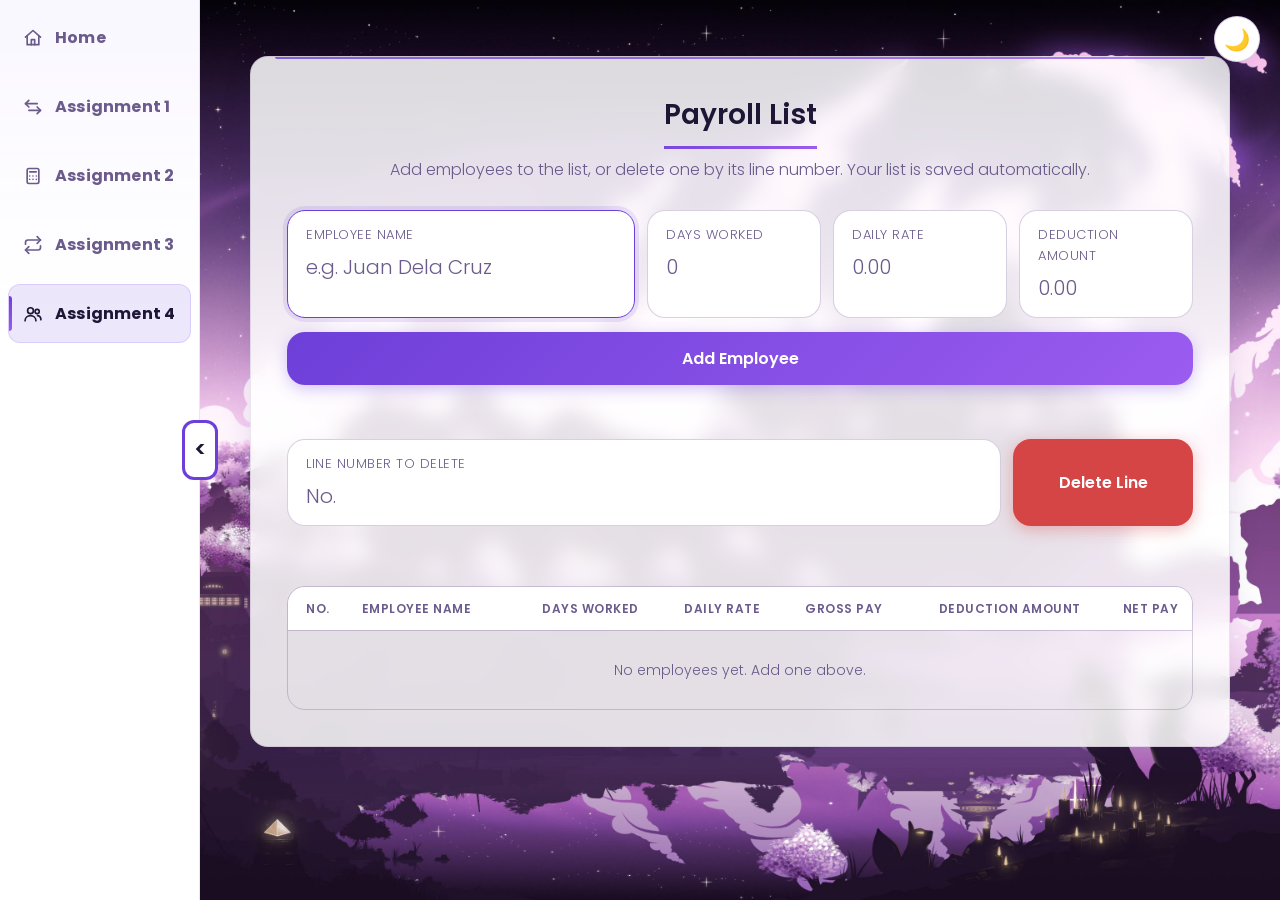
<file: A4.html>
<!DOCTYPE html>
<html lang="en">
<head>
    <meta charset="UTF-8">
    <meta name="viewport" content="width=device-width, initial-scale=1">
    <title>Assignment 4 - Payroll List</title>
    <link rel="icon" type="image/png" href="cookie.png">

    <link rel="preconnect" href="https://fonts.googleapis.com">
    <link href="https://fonts.googleapis.com/css2?family=Poppins:wght@300;400;500;600;700&display=swap" rel="stylesheet">

    <!-- Shared homepage design (colors, sidebar, cards, theme toggle) -->
    <link rel="stylesheet" href="Design.css">
    <script src="theme.js"></script>

    <style>
        /* ================= Payroll page ================= */
        .Payroll {
            display: block;
            max-width: 980px;
            padding: 36px;
            text-align: center;
        }

        .Payroll-Title {
            display: inline-block;
            margin-bottom: 8px;
            padding-bottom: 8px;
            font-size: 28px;
            font-weight: 600;
            border-bottom: 3px solid transparent;
            border-image: var(--gradient) 1;
        }

        .Payroll-Subtitle {
            margin-bottom: 28px;
            font-size: 16px;
            font-weight: 300;
            color: var(--text-muted);
        }

        /* ----- Add form ----- */
        .Form-Grid {
            display: grid;
            grid-template-columns: 2fr 1fr 1fr 1fr;
            gap: 12px;
        }

        .Panel {
            display: flex;
            flex-direction: column;
            gap: 6px;
            min-width: 0;
            padding: 14px 18px;
            text-align: left;
            background-color: var(--bg-menu);
            border: 1px solid var(--border-strong);
            border-radius: var(--radius);
            transition: border-color var(--ease), box-shadow var(--ease);
        }

        .Panel:focus-within {
            border-color: var(--accent);
            box-shadow: 0 0 0 4px var(--accent-soft);
        }

        .Panel-Label {
            font-size: 13px;
            font-weight: 300;
            letter-spacing: 0.5px;
            text-transform: uppercase;
            color: var(--text-muted);
        }

        .Panel input {
            width: 100%;
            min-width: 0;
            font-family: var(--font-main);
            font-size: 20px;
            font-weight: 600;
            color: var(--text);
            background: none;
            border: none;
            outline: none;
        }

        .Panel input::placeholder { color: var(--text-muted); font-weight: 300; }

        .Button-Row {
            display: flex;
            gap: 12px;
            margin-top: 14px;
        }

        .Action {
            flex: 1;
            padding: 14px;
            font-family: var(--font-main);
            font-size: 16px;
            font-weight: 600;
            color: #ffffff;
            background: var(--gradient);
            border: none;
            border-radius: var(--radius);
            cursor: pointer;
            box-shadow: 0 4px 16px var(--accent-glow);
            transition: transform var(--ease), box-shadow var(--ease);
        }

        .Action:hover,
        .Action:focus-visible {
            outline: none;
            transform: translateY(-2px);
            box-shadow: 0 6px 22px var(--accent-glow);
        }

        .Action.Danger {
            background: #d64545;
            box-shadow: 0 4px 16px rgba(214, 69, 69, 0.35);
        }

        .Message {
            min-height: 22px;
            margin-top: 10px;
            font-size: 15px;
            color: #ff6b6b;
            text-align: left;
        }

        .Message.ok { color: var(--accent); }

        /* ----- Delete row ----- */
        .Delete-Row {
            display: flex;
            align-items: stretch;
            gap: 12px;
            margin-top: 22px;
        }

        .Delete-Row .Panel { flex: 1; }
        .Delete-Row .Action { flex: 0 0 180px; }

        /* ----- Table ----- */
        .Table-Wrap {
            margin-top: 28px;
            overflow-x: auto;
            border: 1px solid var(--border-strong);
            border-radius: var(--radius);
        }

        .Payroll-Table {
            width: 100%;
            border-collapse: collapse;
            font-family: var(--font-main);
            font-size: 14px;
            color: var(--text);
        }

        .Payroll-Table th,
        .Payroll-Table td {
            padding: 12px 14px;
            white-space: nowrap;
            text-align: right;
            border-top: 1px solid var(--border-strong);
        }

        .Payroll-Table th:first-child,
        .Payroll-Table td:first-child {
            text-align: center;
        }

        .Payroll-Table th:nth-child(2),
        .Payroll-Table td:nth-child(2) {
            text-align: left;
        }

        .Payroll-Table thead th {
            border-top: none;
            font-size: 12px;
            font-weight: 600;
            letter-spacing: 0.5px;
            text-transform: uppercase;
            color: var(--text-muted);
            background-color: var(--bg-menu);
        }

        .Payroll-Table td { font-weight: 300; }
        .Payroll-Table td.net { font-weight: 600; color: var(--accent); }

        .Payroll-Table td.empty-row {
            padding: 28px;
            text-align: center;
            color: var(--text-muted);
        }

        .Payroll-Table tfoot td {
            font-weight: 600;
            background-color: var(--accent-soft);
        }

        @media (max-width: 800px) {
            .Payroll { padding: 28px 18px; }
            .Payroll-Title { font-size: 24px; }
            .Form-Grid { grid-template-columns: 1fr 1fr; }
            .Form-Grid .Panel:first-child { grid-column: 1 / -1; }
            .Delete-Row { flex-direction: column; }
            .Delete-Row .Action { flex: none; }
        }

        /* ================= Collapsible sidebar (same as homepage) ================= */
        .Home-Page {
            position: relative;
        }
        .Menu-Bar {
            width: 200px !important;
            padding: 8px !important;
            overflow: hidden !important;
            box-sizing: border-box !important;
            text-align: left !important;
            transition: width 0.3s, padding 0.3s, visibility 0s linear 0s;
        }
        .Home-Page.sidebar-closed .Menu-Bar {
            width: 0 !important;
            padding: 0 !important;
            visibility: hidden;
            transition: width 0.3s, padding 0.3s, visibility 0s linear 0.3s;
        }
        .Menu-bar-buttons {
            display: flex !important;
            flex-direction: column !important;
            align-items: stretch !important;
            justify-content: flex-start !important;
            gap: 10px !important;
            margin: 0 !important;
            width: 100% !important;
        }
        .Menu-bar-buttons button {
            font-size: 16px !important;
            padding: 16px 14px !important;
            width: 100% !important;
            height: auto !important;
            min-width: 0 !important;
            margin: 0 !important;
            box-sizing: border-box !important;
            text-align: left !important;
            white-space: nowrap;
        }

        /* Open / close arrow */
        .Sidebar-Toggle {
            position: absolute;
            top: 50%;
            left: 200px;
            transform: translate(-50%, -50%);
            z-index: 1000;
            width: 36px;
            height: 60px;
            font-family: "Poppins", sans-serif;
            font-size: 22px;
            font-weight: 600;
            line-height: 1;
            color: var(--text);
            background-color: var(--bg-menu);
            border: 3px solid var(--accent);
            border-radius: 12px;
            cursor: pointer;
            transition: left 0.3s, transform 0.3s, background-color 0.15s;
        }
        .Sidebar-Toggle:hover {
            background-color: var(--accent);
            color: var(--on-accent);
        }
        .Home-Page.sidebar-closed .Sidebar-Toggle {
            left: 0;
            transform: translate(0, -50%);
        }
        /* Menu icons */
        .Menu-bar-buttons button {
            display: flex !important;
            align-items: center !important;
            gap: 12px !important;
        }
        .Menu-Icon {
            width: 20px;
            height: 20px;
            flex-shrink: 0;
            fill: none;
            stroke: currentColor;
            stroke-width: 2;
            stroke-linecap: round;
            stroke-linejoin: round;
        }
    </style>
</head>
<body>

    <!-- Light / dark mode toggle -->
    <button class="Theme-Toggle" id="themeToggle" type="button">
        <span class="icon-sun">☀️</span>
        <span class="icon-moon">🌙</span>
    </button>

    <div class="Home-Page" id="homePage">

        <!-- Sidebar -->
        <nav class="Menu-Bar" id="menuBar">
            <div class="Menu-bar-buttons">
                <button type="button" onclick="location.href='index.html'">
                    <svg class="Menu-Icon" viewBox="0 0 24 24" aria-hidden="true"><path d="M3 11l9-8 9 8"/><path d="M5 10v10h14V10"/><path d="M10 20v-6h4v6"/></svg>
                    <b>Home</b>
                </button>
                <button type="button" onclick="location.href='A1.html'">
                    <svg class="Menu-Icon" viewBox="0 0 24 24" aria-hidden="true"><path d="M7 4L3 8l4 4"/><path d="M3 8h14"/><path d="M17 20l4-4-4-4"/><path d="M21 16H7"/></svg>
                    <b>Assignment 1</b>
                </button>
                <button type="button" onclick="location.href='A2.html'">
                    <svg class="Menu-Icon" viewBox="0 0 24 24" aria-hidden="true"><rect x="5" y="3" width="14" height="18" rx="2"/><path d="M8 7h8"/><path d="M8 12h.01M12 12h.01M16 12h.01M8 16h.01M12 16h.01M16 16h.01"/></svg>
                    <b>Assignment 2</b>
                </button>
                <button type="button" onclick="location.href='A3.html'">
                    <svg class="Menu-Icon" viewBox="0 0 24 24" aria-hidden="true"><path d="M17 2l4 4-4 4"/><path d="M3 11V9a3 3 0 0 1 3-3h15"/><path d="M7 22l-4-4 4-4"/><path d="M21 13v2a3 3 0 0 1-3 3H3"/></svg>
                    <b>Assignment 3</b>
                </button>
                <button type="button" class="active" onclick="location.href='A4.html'">
                    <svg class="Menu-Icon" viewBox="0 0 24 24" aria-hidden="true"><circle cx="9" cy="8" r="3.5"/><path d="M2.5 20c0-3.6 2.9-6 6.5-6s6.5 2.4 6.5 6"/><circle cx="17" cy="9" r="2.5"/><path d="M17.5 14c2.4.3 4 2 4 5"/></svg>
                    <b>Assignment 4</b>
                </button>
            </div>
        </nav>

        <!-- Open / close arrow -->
        <button type="button" class="Sidebar-Toggle" id="sidebarToggle" aria-label="Close menu" aria-expanded="true" aria-controls="menuBar">&lt;</button>

        <!-- Content -->
        <main class="Content-Page-Background">
            <section class="Intro Payroll">
                <h1 class="Payroll-Title">Payroll List</h1>
                <p class="Payroll-Subtitle">Add employees to the list, or delete one by its line number. Your list is saved automatically.</p>

                <!-- Add employee -->
                <form id="addForm" novalidate>
                    <div class="Form-Grid">
                        <div class="Panel">
                            <label class="Panel-Label" for="empName">Employee Name</label>
                            <input type="text" id="empName" placeholder="e.g. Juan Dela Cruz" autocomplete="off" autofocus>
                        </div>
                        <div class="Panel">
                            <label class="Panel-Label" for="daysWorked">Days Worked</label>
                            <input type="number" id="daysWorked" step="any" min="0" placeholder="0">
                        </div>
                        <div class="Panel">
                            <label class="Panel-Label" for="dailyRate">Daily Rate</label>
                            <input type="number" id="dailyRate" step="any" min="0" placeholder="0.00">
                        </div>
                        <div class="Panel">
                            <label class="Panel-Label" for="deduction">Deduction Amount</label>
                            <input type="number" id="deduction" step="any" min="0" placeholder="0.00">
                        </div>
                    </div>

                    <div class="Button-Row">
                        <button type="submit" class="Action" id="addBtn">Add Employee</button>
                    </div>
                </form>

                <p class="Message" id="addMessage" aria-live="polite"></p>

                <!-- Delete employee -->
                <div class="Delete-Row">
                    <div class="Panel">
                        <label class="Panel-Label" for="lineNo">Line Number to Delete</label>
                        <input type="number" id="lineNo" step="1" min="1" placeholder="No.">
                    </div>
                    <button type="button" class="Action Danger" id="deleteBtn">Delete Line</button>
                </div>

                <p class="Message" id="deleteMessage" aria-live="polite"></p>

                <!-- Payroll table -->
                <div class="Table-Wrap">
                    <table class="Payroll-Table">
                        <thead>
                            <tr>
                                <th>No.</th>
                                <th>Employee Name</th>
                                <th>Days Worked</th>
                                <th>Daily Rate</th>
                                <th>Gross Pay</th>
                                <th>Deduction Amount</th>
                                <th>Net Pay</th>
                            </tr>
                        </thead>
                        <tbody id="payrollBody"></tbody>
                        <tfoot id="payrollFoot"></tfoot>
                    </table>
                </div>
            </section>
        </main>

    </div>

    <!-- Open / close menu (runs first, independent of the program) -->
    <script>
        (function () {
            var homePage = document.getElementById("homePage");
            var sidebarToggle = document.getElementById("sidebarToggle");

            sidebarToggle.addEventListener("click", function () {
                var closed = homePage.classList.toggle("sidebar-closed");
                sidebarToggle.innerHTML = closed ? "&gt;" : "&lt;";
                sidebarToggle.setAttribute("aria-expanded", String(!closed));
                sidebarToggle.setAttribute("aria-label", closed ? "Open menu" : "Close menu");
            });
        })();
    </script>

    <!-- Program -->
    <script>
        var STORAGE_KEY = "payrollList";

        var addForm   = document.getElementById("addForm");
        var nameEl    = document.getElementById("empName");
        var daysEl    = document.getElementById("daysWorked");
        var rateEl    = document.getElementById("dailyRate");
        var dedEl     = document.getElementById("deduction");
        var lineEl    = document.getElementById("lineNo");
        var deleteBtn = document.getElementById("deleteBtn");
        var addMsg    = document.getElementById("addMessage");
        var delMsg    = document.getElementById("deleteMessage");
        var bodyEl    = document.getElementById("payrollBody");
        var footEl    = document.getElementById("payrollFoot");

        // ----- Saving and loading -----
        function loadEmployees() {
            try {
                var saved = JSON.parse(localStorage.getItem(STORAGE_KEY));
                if (!Array.isArray(saved)) { return []; }

                // Keep only entries that have the right shape
                return saved.filter(function (e) {
                    return e &&
                           typeof e.name === "string" &&
                           typeof e.days === "number" &&
                           typeof e.rate === "number" &&
                           typeof e.deduction === "number";
                });
            } catch (err) {
                return [];
            }
        }

        function saveEmployees() {
            try {
                localStorage.setItem(STORAGE_KEY, JSON.stringify(employees));
            } catch (err) {
                say(addMsg, "Could not save the list in this browser.");
            }
        }

        var employees = loadEmployees();   // the payroll list

        function peso(n) {
            return "₱" + n.toLocaleString("en-US", { minimumFractionDigits: 2, maximumFractionDigits: 2 });
        }

        function say(el, text, ok) {
            el.textContent = text;
            el.classList.toggle("ok", !!ok);
        }

        // Builds one table cell with safe text
        function cell(row, text, className) {
            var td = document.createElement("td");
            td.textContent = text;
            if (className) { td.className = className; }
            row.appendChild(td);
        }

        // Redraws the whole table (line numbers are always 1, 2, 3 ...)
        function render() {
            bodyEl.innerHTML = "";
            footEl.innerHTML = "";

            if (employees.length === 0) {
                var empty = document.createElement("tr");
                var td = document.createElement("td");
                td.colSpan = 7;
                td.className = "empty-row";
                td.textContent = "No employees yet. Add one above.";
                empty.appendChild(td);
                bodyEl.appendChild(empty);
                return;
            }

            var totalGross = 0, totalDed = 0, totalNet = 0;

            employees.forEach(function (emp, i) {
                var gross = emp.days * emp.rate;
                var net   = gross - emp.deduction;

                totalGross += gross;
                totalDed   += emp.deduction;
                totalNet   += net;

                var tr = document.createElement("tr");
                cell(tr, i + 1);
                cell(tr, emp.name);
                cell(tr, emp.days.toLocaleString("en-US"));
                cell(tr, peso(emp.rate));
                cell(tr, peso(gross));
                cell(tr, peso(emp.deduction));
                cell(tr, peso(net), "net");
                bodyEl.appendChild(tr);
            });

            // Totals row
            var foot = document.createElement("tr");
            var label = document.createElement("td");
            label.colSpan = 4;
            label.textContent = "Total";
            foot.appendChild(label);
            cell(foot, peso(totalGross));
            cell(foot, peso(totalDed));
            cell(foot, peso(totalNet));
            footEl.appendChild(foot);
        }

        // ----- Add -----
        addForm.addEventListener("submit", function (e) {
            e.preventDefault();
            say(delMsg, "");

            var name = nameEl.value.trim();

            if (name === "") {
                say(addMsg, "Please enter the employee name.");
                nameEl.focus();
                return;
            }
            if (daysEl.value.trim() === "" || daysEl.validity.badInput) {
                say(addMsg, "Please enter the days worked.");
                daysEl.focus();
                return;
            }
            if (rateEl.value.trim() === "" || rateEl.validity.badInput) {
                say(addMsg, "Please enter the daily rate.");
                rateEl.focus();
                return;
            }
            if (dedEl.validity.badInput) {
                say(addMsg, "Deduction amount is not a valid number.");
                dedEl.focus();
                return;
            }

            var days = Number(daysEl.value);
            var rate = Number(rateEl.value);
            var deduction = dedEl.value.trim() === "" ? 0 : Number(dedEl.value);

            if (days < 0 || rate < 0 || deduction < 0) {
                say(addMsg, "Values cannot be negative.");
                return;
            }
            if (deduction > days * rate) {
                say(addMsg, "Deduction cannot be more than the gross pay (" + peso(days * rate) + ").");
                dedEl.focus();
                return;
            }

            // Re-read the saved list first, in case another tab changed it
            employees = loadEmployees();
            employees.push({ name: name, days: days, rate: rate, deduction: deduction });
            saveEmployees();
            render();

            say(addMsg, name + " was added as line " + employees.length + ".", true);

            nameEl.value = "";
            daysEl.value = "";
            rateEl.value = "";
            dedEl.value  = "";
            nameEl.focus();
        });

        // ----- Delete -----
        deleteBtn.addEventListener("click", function () {
            say(addMsg, "");

            // Re-read the saved list first, in case another tab changed it
            employees = loadEmployees();
            render();

            if (employees.length === 0) {
                say(delMsg, "The list is empty. There is nothing to delete.");
                return;
            }
            if (lineEl.value.trim() === "" || lineEl.validity.badInput) {
                say(delMsg, "Please enter the line number to delete.");
                lineEl.focus();
                return;
            }

            var line = Number(lineEl.value);

            if (!Number.isInteger(line) || line < 1 || line > employees.length) {
                say(delMsg, "Line number must be a whole number from 1 to " + employees.length + ".");
                lineEl.focus();
                return;
            }

            var removed = employees.splice(line - 1, 1)[0];
            saveEmployees();
            render();

            say(delMsg, "Line " + line + " (" + removed.name + ") was deleted.", true);
            lineEl.value = "";
        });

        // Pressing Enter in the line number box also deletes
        lineEl.addEventListener("keydown", function (e) {
            if (e.key === "Enter") { deleteBtn.click(); }
        });

        // If another tab changes the list, update this tab right away
        window.addEventListener("storage", function (e) {
            if (e.key === STORAGE_KEY || e.key === null) {
                employees = loadEmployees();
                render();
            }
        });

        render();
    </script>

</body>
</html>
</file>
<file: Design.css>
:root {
    --bg-page: #120d1f;
    --bg-header: #1d1530;
    --bg-menu: #0d0918;
    --bg-card: rgba(18, 13, 31, 0.72);
    --bg-card-hover: rgba(18, 13, 31, 0.82);
    --border: rgba(255, 255, 255, 0.09);
    --border-strong: rgba(255, 255, 255, 0.16);
    --text: #f5f2fb;
    --text-muted: #a79bc2;
    --accent: #a07bff;
    --accent-2: #c58bff;
    --accent-soft: rgba(160, 123, 255, 0.15);
    --accent-glow: rgba(160, 123, 255, 0.38);
    --gradient: linear-gradient(135deg, var(--accent), var(--accent-2));
    --font-main: "Poppins", system-ui, sans-serif;
    --radius: 18px;
    --radius-sm: 12px;
    --shadow: 0 10px 30px rgba(0, 0, 0, 0.4);
    --shadow-hover: 0 16px 40px rgba(0, 0, 0, 0.5);
    --ease: 0.25s cubic-bezier(0.4, 0, 0.2, 1);
    --header-a: #1d1530;
    --header-b: #2a1d47;
    --scroll: rgba(255, 255, 255, 0.18);
    --scroll-hover: rgba(255, 255, 255, 0.3);
    --on-accent: #0d0918;
    color-scheme: dark;
}

/* ===== Light theme (toggled via data-theme="light" on <html>) ===== */
:root[data-theme="light"] {
    --bg-page: #f5f1fd;
    --bg-header: #ebe4fa;
    --bg-menu: #ffffff;
    --bg-card: rgba(255, 255, 255, 0.85);
    --bg-card-hover: #ffffff;
    --border: rgba(50, 20, 100, 0.1);
    --border-strong: rgba(50, 20, 100, 0.2);
    --text: #1f1535;
    --text-muted: #6b5b8c;
    --accent: #6d3fd9;
    --accent-2: #9b5cf0;
    --accent-soft: rgba(109, 63, 217, 0.12);
    --accent-glow: rgba(109, 63, 217, 0.3);
    --shadow: 0 10px 30px rgba(60, 30, 120, 0.12);
    --shadow-hover: 0 16px 40px rgba(60, 30, 120, 0.2);
    --header-a: #ebe4fa;
    --header-b: #ddd1f6;
    --scroll: rgba(50, 20, 100, 0.2);
    --scroll-hover: rgba(50, 20, 100, 0.35);
    --on-accent: #ffffff;
    color-scheme: light;
}

/* ===== General ===== */
* {
    margin: 0;
    padding: 0;
    box-sizing: border-box;
}

html {
    scroll-behavior: smooth;
}

body {
    font-family: var(--font-main);
    color: var(--text);
    background-color: var(--bg-page);
    line-height: 1.6;
    -webkit-font-smoothing: antialiased;
    -moz-osx-font-smoothing: grayscale;
    transition: background-color 0.3s ease, color 0.3s ease;
}

::selection {
    background: var(--accent);
    color: var(--on-accent);
}

/* Slim custom scrollbar */
* {
    scrollbar-width: thin;
    scrollbar-color: var(--scroll) transparent;
}

*::-webkit-scrollbar {
    width: 8px;
}

*::-webkit-scrollbar-thumb {
    background: var(--scroll);
    border-radius: 8px;
}

*::-webkit-scrollbar-thumb:hover {
    background: var(--scroll-hover);
}

/* ===== Header ===== */
.Main-Header {
    padding: 80px 24px;
    text-align: center;
    background-color: var(--bg-header);
    background-image:
        radial-gradient(circle at 20% 0%, rgba(160, 123, 255, 0.25), transparent 55%),
        radial-gradient(circle at 80% 100%, rgba(197, 139, 255, 0.18), transparent 55%),
        linear-gradient(135deg, var(--header-a) 0%, var(--header-b) 100%);
    /* background-image: url("header.png"); */
    background-position: center;
    background-size: cover;
    background-repeat: no-repeat;
    border-bottom: 3px solid transparent;
    border-image: var(--gradient) 1;
}

/* ===== Home page layout ===== */
.Home-Page {
    display: flex;
    flex-direction: row;
    min-height: 100dvh;
}

/* ===== Menu bar ===== */
.Menu-Bar {
    position: sticky;
    top: 0;
    align-self: flex-start;
    display: flex;
    flex-direction: column;
    align-items: stretch;
    flex-shrink: 0;
    width: 250px;
    height: 100dvh;
    padding: 28px 16px;
    overflow-y: auto;
    background-color: var(--bg-menu);
    background-image: linear-gradient(180deg, rgba(160, 123, 255, 0.06), transparent 35%);
    border-right: 1px solid var(--border);
    z-index: 10;
    transition: width var(--ease), padding var(--ease), transform var(--ease);
}

.Menu-bar-buttons {
    display: flex;
    flex-direction: column;
    gap: 6px;
}

.Menu-bar-buttons button {
    position: relative;
    display: block;
    width: 100%;
    padding: 13px 18px;
    font-family: var(--font-main);
    font-size: 17px;
    font-weight: 300;
    letter-spacing: 0.2px;
    text-align: left;
    color: var(--text-muted);
    background: none;
    border: 1px solid transparent;
    border-radius: var(--radius-sm);
    cursor: pointer;
    overflow: hidden;
    transition: background-color var(--ease), color var(--ease),
                border-color var(--ease), transform var(--ease),
                box-shadow var(--ease);
}

/* Glowing accent bar on the left edge */
.Menu-bar-buttons button::before {
    content: "";
    position: absolute;
    left: 0;
    top: 20%;
    bottom: 20%;
    width: 3px;
    background: var(--gradient);
    border-radius: 0 3px 3px 0;
    opacity: 0;
    transform: scaleY(0.3);
    transition: opacity var(--ease), transform var(--ease);
}

.Menu-bar-buttons button:hover,
.Menu-bar-buttons button:focus-visible {
    color: var(--text);
    background-color: var(--accent-soft);
    border-color: rgba(160, 123, 255, 0.2);
    transform: translateX(4px);
    outline: none;
}

.Menu-bar-buttons button:hover::before,
.Menu-bar-buttons button:focus-visible::before,
.Menu-bar-buttons button.active::before {
    opacity: 1;
    transform: scaleY(1);
}

.Menu-bar-buttons button:focus-visible {
    box-shadow: 0 0 0 2px var(--accent-glow);
}

.Menu-bar-buttons button:active {
    transform: translateX(4px) scale(0.98);
}

/* Optional: add class="active" to the current page's button */
.Menu-bar-buttons button.active {
    color: var(--text);
    font-weight: 400;
    background-color: var(--accent-soft);
    border-color: rgba(160, 123, 255, 0.25);
}

/* ===== Content page ===== */
.Content-Page-Background {
    display: flex;
    flex: 1;
    flex-direction: column;
    align-items: center;
    gap: 32px;
    min-height: 100dvh;
    padding: 56px 28px;
    background-color: var(--bg-page);
    background-image: url("background.jpg");
    background-position: center;
    background-size: cover;
    background-repeat: no-repeat;
    background-attachment: fixed;
}

.Content-Page div {
    display: flex;
    flex: 1;
}

/* ===== Shared card look + entrance animation ===== */
.Intro,
.Positions {
    position: relative;
    align-self: stretch;
    width: 100%;
    max-width: 900px;
    margin: 0 auto;
    background-color: var(--bg-card);
    border: 1px solid var(--border);
    border-radius: var(--radius);
    box-shadow: var(--shadow);
    backdrop-filter: blur(10px);
    -webkit-backdrop-filter: blur(10px);
    animation: rise 0.6s ease both;
    transition: transform var(--ease), box-shadow var(--ease),
                border-color var(--ease), background-color var(--ease);
}

.Intro:hover,
.Positions:hover {
    transform: translateY(-3px);
    background-color: var(--bg-card-hover);
    border-color: var(--border-strong);
    box-shadow: var(--shadow-hover);
}

.Positions {
    animation-delay: 0.12s;
}

/* Thin gradient highlight along the top of each card */
.Intro::before,
.Positions::before {
    content: "";
    position: absolute;
    top: 0;
    left: 24px;
    right: 24px;
    height: 2px;
    background: var(--gradient);
    border-radius: 0 0 4px 4px;
    opacity: 0.8;
}

@keyframes rise {
    from {
        opacity: 0;
        transform: translateY(18px);
    }
    to {
        opacity: 1;
        transform: translateY(0);
    }
}

/* ===== Introduction ===== */
.Intro {
    display: flex;
    flex-direction: row;
    flex-wrap: wrap;
    align-items: center;
    justify-content: center;
    gap: 36px;
    padding: 36px;
}

.Intro-Picture {
    flex-shrink: 0;
    width: 200px;
    height: 200px;
    border-radius: 50%;
    background: var(--bg-menu) url("profile.jpg") center / cover no-repeat;
    border: 4px solid var(--bg-page);
    box-shadow:
        0 0 0 3px var(--accent),
        0 0 0 9px var(--accent-soft),
        0 0 40px var(--accent-glow),
        var(--shadow);
    transition: transform 0.4s ease, box-shadow 0.4s ease;
}

.Intro-Picture:hover {
    transform: scale(1.05) rotate(2deg);
    box-shadow:
        0 0 0 3px var(--accent-2),
        0 0 0 11px var(--accent-soft),
        0 0 55px var(--accent-glow),
        var(--shadow);
}

.Intro-Text {
    flex: 1;
    min-width: 240px;
    max-width: 500px;
    font-size: 22px;
    font-weight: 300;
    line-height: 1.75;
    text-align: left;
    color: var(--text);
}

/* Highlight any <strong> or <span class="name"> in the intro text */
.Intro-Text strong,
.Intro-Text .name {
    font-weight: 600;
    background: var(--gradient);
    -webkit-background-clip: text;
    background-clip: text;
    -webkit-text-fill-color: transparent;
    color: var(--accent);
}

/* ===== Positions ===== */
.Positions {
    padding: 30px 36px;
}

.Positions-Title {
    display: inline-block;
    padding-bottom: 8px;
    font-size: 24px;
    font-weight: 600;
    letter-spacing: 0.3px;
    border-bottom: 3px solid transparent;
    border-image: var(--gradient) 1;
}

.Positions-List {
    margin-top: 18px;
    padding-left: 0;
    font-size: 20px;
    font-weight: 300;
    list-style: none;
}

.Positions-List li {
    position: relative;
    padding: 10px 14px 10px 36px;
    margin-bottom: 6px;
    border-radius: var(--radius-sm);
    transition: background-color var(--ease), transform var(--ease);
}

.Positions-List li::before {
    content: "";
    position: absolute;
    left: 14px;
    top: 50%;
    width: 9px;
    height: 9px;
    background: var(--gradient);
    border-radius: 50%;
    box-shadow: 0 0 10px var(--accent-glow);
    transform: translateY(-50%);
}

.Positions-List li:hover {
    background-color: var(--accent-soft);
    transform: translateX(4px);
}

/* ===== Theme toggle (top right) ===== */
.Theme-Toggle {
    position: fixed;
    top: 16px;
    right: 20px;
    z-index: 100;
    display: grid;
    place-items: center;
    width: 46px;
    height: 46px;
    font-size: 21px;
    line-height: 1;
    color: var(--text);
    background-color: var(--bg-card-hover);
    border: 1px solid var(--border-strong);
    border-radius: 50%;
    box-shadow: var(--shadow);
    backdrop-filter: blur(10px);
    -webkit-backdrop-filter: blur(10px);
    cursor: pointer;
    transition: transform var(--ease), box-shadow var(--ease),
                border-color var(--ease), background-color var(--ease);
}

.Theme-Toggle:hover,
.Theme-Toggle:focus-visible {
    border-color: var(--accent);
    box-shadow: 0 0 0 4px var(--accent-soft), 0 0 20px var(--accent-glow);
    transform: rotate(15deg) scale(1.08);
    outline: none;
}

.Theme-Toggle:active {
    transform: scale(0.92);
}

/* Show the icon for the mode you'll switch TO */
.Theme-Toggle .icon-sun {
    display: none;
}

:root:not([data-theme="light"]) .Theme-Toggle .icon-sun {
    display: block;
}

:root:not([data-theme="light"]) .Theme-Toggle .icon-moon {
    display: none;
}

/* ===== Mobile ===== */
@media (max-width: 700px) {
    .Home-Page {
        flex-direction: column;
    }

    .Theme-Toggle {
        top: 10px;
        right: 10px;
        width: 40px;
        height: 40px;
        font-size: 18px;
    }

    .Menu-Bar {
        position: static;
        width: 100%;
        height: auto;
        padding: 58px 12px 12px;
        border-right: none;
        border-bottom: 1px solid var(--border);
    }

    .Menu-bar-buttons {
        flex-direction: row;
        flex-wrap: wrap;
        justify-content: center;
    }

    .Menu-bar-buttons button {
        width: auto;
        padding: 10px 14px;
        font-size: 15px;
        text-align: center;
    }

    .Menu-bar-buttons button:hover,
    .Menu-bar-buttons button:focus-visible {
        transform: translateY(-2px);
    }

    .Content-Page-Background {
        padding: 32px 16px;
        background-attachment: scroll;
    }

    .Intro {
        justify-content: center;
        padding: 28px 20px;
        text-align: center;
    }

    .Intro-Text {
        font-size: 19px;
        text-align: center;
    }

    .Positions {
        padding: 24px 20px;
    }

    .Positions-List {
        font-size: 18px;
    }
}

/* ===== Respect reduced-motion preferences ===== */
@media (prefers-reduced-motion: reduce) {
    *,
    *::before,
    *::after {
        animation: none !important;
        transition: none !important;
        scroll-behavior: auto !important;
    }
}
</file>
